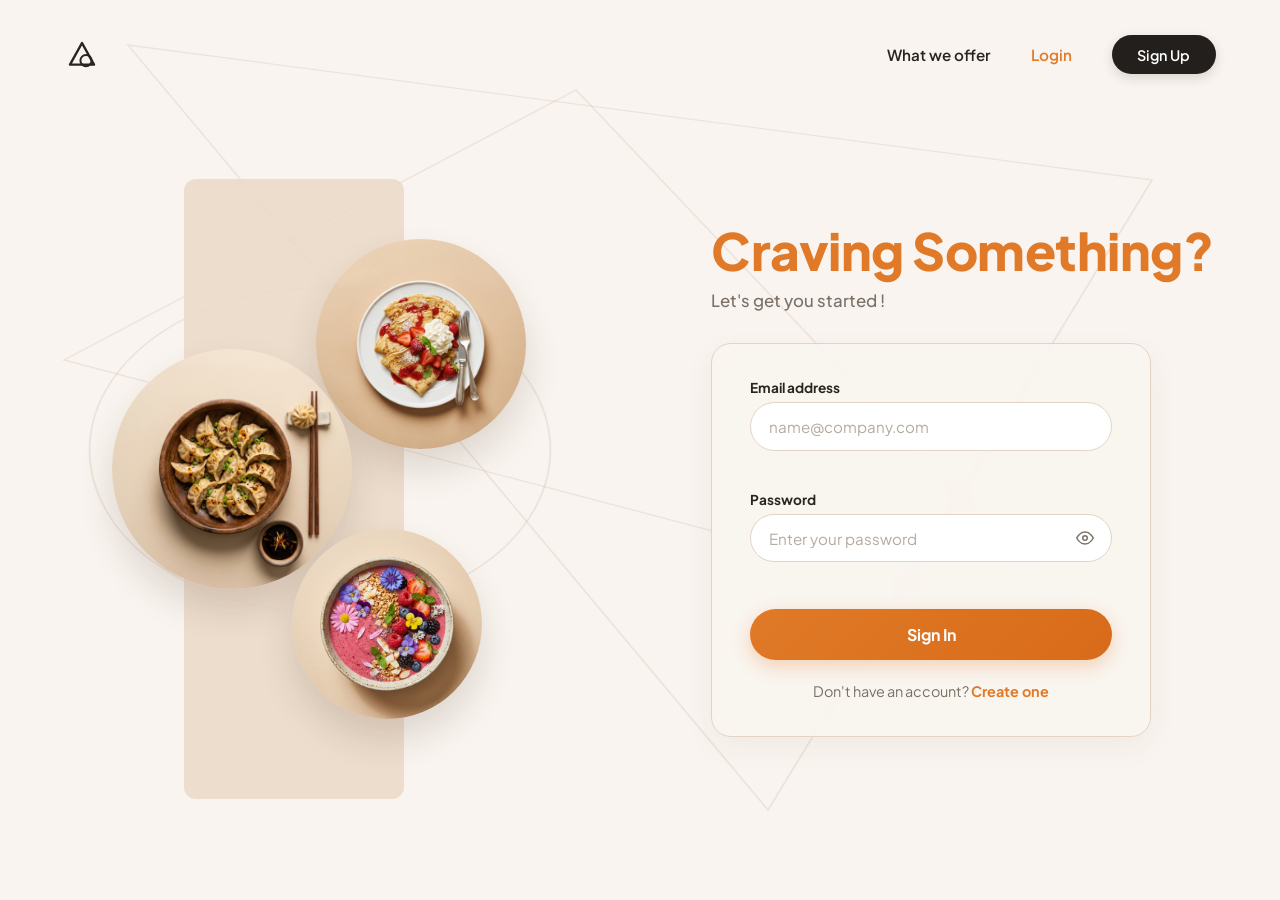
<file: templates/login.html>
<!DOCTYPE html>
<html lang="en">
<head>
    <meta charset="UTF-8">
    <meta name="viewport" content="width=device-width, initial-scale=1.0">
    <title>Login – Restros</title>
    <link href="https://fonts.googleapis.com/css2?family=Plus+Jakarta+Sans:wght@400;500;600;700;800&display=swap" rel="stylesheet">
    <link rel="stylesheet" href="/static/css/auth.css">
</head>
<body>

<div class="wrapper">

    <!-- Subtle Background Line Art -->
    <div class="bg-geo-lines">
        <svg viewBox="0 0 1000 1000" preserveAspectRatio="none">
            <polygon points="100,50 900,200 600,900" />
            <polygon points="50,400 450,100 850,700" />
            <circle cx="250" cy="500" r="180" />
        </svg>
    </div>

    <!-- Navigation Bar -->
    <header class="nav-header">
        <a href="/" class="brand-logo">
            <div class="logo-symbol">
                <svg viewBox="0 0 40 40" fill="none" xmlns="http://www.w3.org/2000/svg">
                    <path d="M20 5L35 32H5L20 5Z" stroke="#2A2421" stroke-width="3" stroke-linejoin="round"/>
                    <circle cx="25" cy="27" r="7" stroke="#2A2421" stroke-width="2.5" fill="none"/>
                </svg>
            </div>
        </a>
        <nav class="nav-right">
            <a href="/dashboard" class="nav-link">What we offer</a>
            <a href="/login" class="nav-link" style="color: var(--accent-orange);">Login</a>
            <a href="/register" class="nav-btn-signup">Sign Up</a>
        </nav>
    </header>

    <!-- Main Content Container -->
    <main class="main-container">

        <!-- Left: Floating Food Dishes Showcase -->
        <section class="food-showcase">
            <div class="vertical-tan-band"></div>

            <div class="dish-item dish-crepes" title="Sweet Strawberry Crepes">
                <img src="/static/img/crepes.png" alt="Crepes with strawberries">
            </div>

            <div class="dish-item dish-dumplings" title="Steamed Dim Sum Dumplings">
                <img src="/static/img/dumplings.png" alt="Dumplings in wooden bowl">
            </div>

            <div class="dish-item dish-dessert" title="Berry Smoothie Dessert Bowl">
                <img src="/static/img/dessert.png" alt="Berry smoothie dessert bowl">
            </div>
        </section>

        <!-- Right: Auth Form Section -->
        <section class="auth-content">
            <div class="hero-header">
                <h1 class="hero-title">Craving Something?</h1>
                <p class="hero-subtitle">Let's get you started !</p>
            </div>

            <div class="auth-card">
                <div class="alert-message" id="alert-box"></div>

                <form id="login-form" class="auth-form" novalidate>
                    <div class="form-group">
                        <label for="email">Email address</label>
                        <div class="input-container">
                            <input type="email" id="email" placeholder="name@company.com" autocomplete="email">
                        </div>
                        <span class="field-error-text" id="email-error"></span>
                    </div>

                    <div class="form-group">
                        <label for="password">Password</label>
                        <div class="input-container">
                            <input type="password" id="password" placeholder="Enter your password" autocomplete="current-password">
                            <button type="button" class="toggle-pwd-btn" id="toggle-pwd" aria-label="Toggle password visibility">
                                <svg id="eye-show" width="18" height="18" viewBox="0 0 24 24" fill="none" stroke="currentColor" stroke-width="2" stroke-linecap="round" stroke-linejoin="round">
                                    <path d="M1 12s4-8 11-8 11 8 11 8-4 8-11 8-11-8-11-8z"/><circle cx="12" cy="12" r="3"/>
                                </svg>
                                <svg id="eye-hide" width="18" height="18" viewBox="0 0 24 24" fill="none" stroke="currentColor" stroke-width="2" stroke-linecap="round" stroke-linejoin="round" style="display:none">
                                    <path d="M17.94 17.94A10.07 10.07 0 0 1 12 20c-7 0-11-8-11-8a18.45 18.45 0 0 1 5.06-5.94M9.9 4.24A9.12 9.12 0 0 1 12 4c7 0 11 8 11 8a18.5 18.5 0 0 1-2.16 3.19m-6.72-1.07a3 3 0 1 1-4.24-4.24"/><line x1="1" y1="1" x2="23" y2="23"/>
                                </svg>
                            </button>
                        </div>
                        <span class="field-error-text" id="pwd-error"></span>
                    </div>

                    <button type="submit" class="btn-submit" id="submit-btn">
                        <div class="loading-spinner" id="spinner"></div>
                        <span id="btn-text">Sign In</span>
                    </button>
                </form>

                <p class="auth-switch-text">Don't have an account? <a href="/register">Create one</a></p>
            </div>
        </section>

    </main>

</div>

<script>
const form     = document.getElementById('login-form');
const alertBox = document.getElementById('alert-box');
const submitBtn= document.getElementById('submit-btn');
const btnText  = document.getElementById('btn-text');
const spinner  = document.getElementById('spinner');
const togglePwd= document.getElementById('toggle-pwd');
const pwdInput = document.getElementById('password');

togglePwd.addEventListener('click', () => {
    const isPwd = pwdInput.type === 'password';
    pwdInput.type = isPwd ? 'text' : 'password';
    document.getElementById('eye-show').style.display = isPwd ? 'none' : 'block';
    document.getElementById('eye-hide').style.display = isPwd ? 'block' : 'none';
});

function showAlert(msg, type) {
    alertBox.textContent = msg;
    alertBox.className = 'alert-message ' + (type === 'success' ? 'success' : 'error');
}

function setLoading(loading) {
    submitBtn.disabled = loading;
    btnText.textContent = loading ? 'Signing in…' : 'Sign In';
    spinner.style.display = loading ? 'block' : 'none';
}

form.addEventListener('submit', async (e) => {
    e.preventDefault();
    alertBox.className = 'alert-message';
    document.querySelectorAll('input').forEach(i => i.classList.remove('is-invalid'));
    document.querySelectorAll('.field-error-text').forEach(s => s.textContent = '');

    const email = document.getElementById('email').value.trim();
    const password = pwdInput.value;
    let isValid = true;

    if (!email) {
        document.getElementById('email-error').textContent = 'Enter a valid email address.';
        document.getElementById('email').classList.add('is-invalid');
        isValid = false;
    }
    if (!password) {
        document.getElementById('pwd-error').textContent = 'Password is required.';
        pwdInput.classList.add('is-invalid');
        isValid = false;
    }

    if (!isValid) return;

    setLoading(true);
    try {
        const res = await fetch('/api/v1/auth/login', {
            method: 'POST',
            headers: { 'Content-Type': 'application/json' },
            body: JSON.stringify({ email, password }),
        });
        const data = await res.json();
        if (!res.ok) throw new Error(data.detail || 'Invalid login credentials');
        
        if (data.access_token) {
            localStorage.setItem('access_token', data.access_token);
            localStorage.setItem('user', JSON.stringify(data.user));
        }

        showAlert('Welcome back, ' + data.user.full_name + '! Redirecting…', 'success');
        setTimeout(() => window.location.href = '/dashboard', 1200);
    } catch (err) {
        showAlert(err.message, 'error');
    } finally {
        setLoading(false);
    }
});
</script>
</body>
</html>
</file>
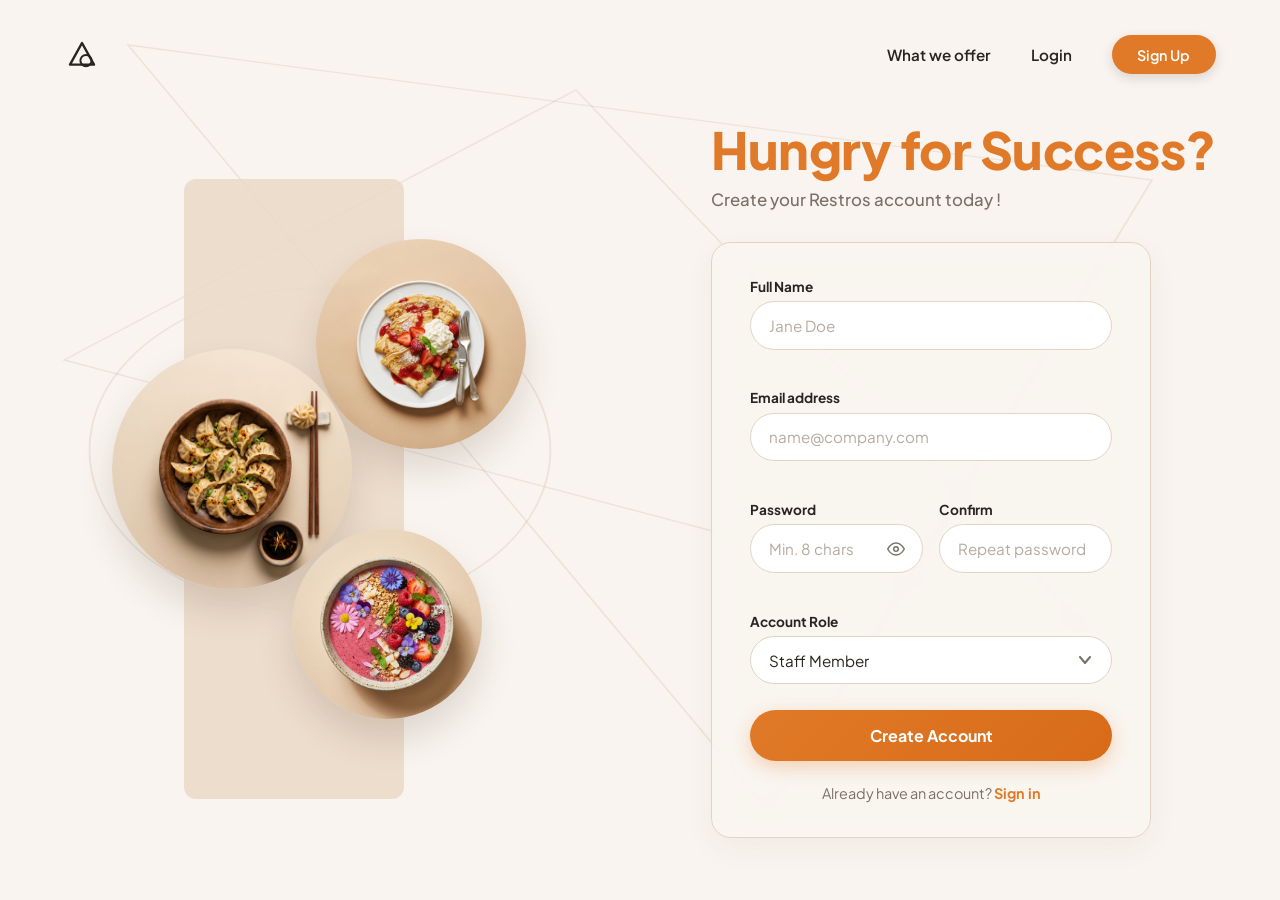
<file: templates/register.html>
<!DOCTYPE html>
<html lang="en">
<head>
    <meta charset="UTF-8">
    <meta name="viewport" content="width=device-width, initial-scale=1.0">
    <title>Register – Restros</title>
    <link href="https://fonts.googleapis.com/css2?family=Plus+Jakarta+Sans:wght@400;500;600;700;800&display=swap" rel="stylesheet">
    <link rel="stylesheet" href="/static/css/auth.css">
</head>
<body>

<div class="wrapper">

    <!-- Subtle Background Line Art -->
    <div class="bg-geo-lines">
        <svg viewBox="0 0 1000 1000" preserveAspectRatio="none">
            <polygon points="100,50 900,200 600,900" />
            <polygon points="50,400 450,100 850,700" />
            <circle cx="250" cy="500" r="180" />
        </svg>
    </div>

    <!-- Navigation Bar -->
    <header class="nav-header">
        <a href="/" class="brand-logo">
            <div class="logo-symbol">
                <svg viewBox="0 0 40 40" fill="none" xmlns="http://www.w3.org/2000/svg">
                    <path d="M20 5L35 32H5L20 5Z" stroke="#2A2421" stroke-width="3" stroke-linejoin="round"/>
                    <circle cx="25" cy="27" r="7" stroke="#2A2421" stroke-width="2.5" fill="none"/>
                </svg>
            </div>
        </a>
        <nav class="nav-right">
            <a href="/dashboard" class="nav-link">What we offer</a>
            <a href="/login" class="nav-link">Login</a>
            <a href="/register" class="nav-btn-signup" style="background-color: var(--accent-orange);">Sign Up</a>
        </nav>
    </header>

    <!-- Main Content Container -->
    <main class="main-container">

        <!-- Left: Floating Food Dishes Showcase -->
        <section class="food-showcase">
            <div class="vertical-tan-band"></div>

            <div class="dish-item dish-crepes" title="Sweet Strawberry Crepes">
                <img src="/static/img/crepes.png" alt="Crepes with strawberries">
            </div>

            <div class="dish-item dish-dumplings" title="Steamed Dim Sum Dumplings">
                <img src="/static/img/dumplings.png" alt="Dumplings in wooden bowl">
            </div>

            <div class="dish-item dish-dessert" title="Berry Smoothie Dessert Bowl">
                <img src="/static/img/dessert.png" alt="Berry smoothie dessert bowl">
            </div>
        </section>

        <!-- Right: Auth Form Section -->
        <section class="auth-content">
            <div class="hero-header">
                <h1 class="hero-title">Hungry for Success?</h1>
                <p class="hero-subtitle">Create your Restros account today !</p>
            </div>

            <div class="auth-card">
                <div class="alert-message" id="alert-box"></div>

                <form id="reg-form" class="auth-form" novalidate>
                    <div class="form-group">
                        <label for="full_name">Full Name</label>
                        <div class="input-container">
                            <input type="text" id="full_name" placeholder="Jane Doe" autocomplete="name">
                        </div>
                        <span class="field-error-text" id="name-error"></span>
                    </div>

                    <div class="form-group">
                        <label for="email">Email address</label>
                        <div class="input-container">
                            <input type="email" id="email" placeholder="name@company.com" autocomplete="email">
                        </div>
                        <span class="field-error-text" id="email-error"></span>
                    </div>

                    <div class="form-row-2">
                        <div class="form-group">
                            <label for="password">Password</label>
                            <div class="input-container">
                                <input type="password" id="password" placeholder="Min. 8 chars" autocomplete="new-password">
                                <button type="button" class="toggle-pwd-btn" id="toggle-pwd" aria-label="Toggle password visibility">
                                    <svg id="eye-show" width="18" height="18" viewBox="0 0 24 24" fill="none" stroke="currentColor" stroke-width="2" stroke-linecap="round" stroke-linejoin="round">
                                        <path d="M1 12s4-8 11-8 11 8 11 8-4 8-11 8-11-8-11-8z"/><circle cx="12" cy="12" r="3"/>
                                    </svg>
                                    <svg id="eye-hide" width="18" height="18" viewBox="0 0 24 24" fill="none" stroke="currentColor" stroke-width="2" stroke-linecap="round" stroke-linejoin="round" style="display:none">
                                        <path d="M17.94 17.94A10.07 10.07 0 0 1 12 20c-7 0-11-8-11-8a18.45 18.45 0 0 1 5.06-5.94M9.9 4.24A9.12 9.12 0 0 1 12 4c7 0 11 8 11 8a18.5 18.5 0 0 1-2.16 3.19m-6.72-1.07a3 3 0 1 1-4.24-4.24"/><line x1="1" y1="1" x2="23" y2="23"/>
                                    </svg>
                                </button>
                            </div>
                            <span class="field-error-text" id="pwd-error"></span>
                        </div>

                        <div class="form-group">
                            <label for="confirm">Confirm</label>
                            <div class="input-container">
                                <input type="password" id="confirm" placeholder="Repeat password" autocomplete="new-password">
                            </div>
                            <span class="field-error-text" id="confirm-error"></span>
                        </div>
                    </div>

                    <!-- Password strength bar -->
                    <div class="strength-container" id="strength-container">
                        <div class="strength-track"><div class="strength-fill" id="strength-fill"></div></div>
                        <span class="strength-text" id="strength-text"></span>
                    </div>

                    <div class="form-group">
                        <label for="role">Account Role</label>
                        <div class="input-container">
                            <select id="role">
                                <option value="staff">Staff Member</option>
                                <option value="manager">Restaurant Manager</option>
                                <option value="admin">Administrator</option>
                            </select>
                        </div>
                    </div>

                    <button type="submit" class="btn-submit" id="submit-btn">
                        <div class="loading-spinner" id="spinner"></div>
                        <span id="btn-text">Create Account</span>
                    </button>
                </form>

                <p class="auth-switch-text">Already have an account? <a href="/login">Sign in</a></p>
            </div>
        </section>

    </main>

</div>

<script>
const form         = document.getElementById('reg-form');
const alertBox     = document.getElementById('alert-box');
const submitBtn    = document.getElementById('submit-btn');
const btnText      = document.getElementById('btn-text');
const spinner      = document.getElementById('spinner');
const togglePwd    = document.getElementById('toggle-pwd');
const pwdInput     = document.getElementById('password');
const strengthBox  = document.getElementById('strength-container');
const strengthFill = document.getElementById('strength-fill');
const strengthText = document.getElementById('strength-text');

togglePwd.addEventListener('click', () => {
    const isPwd = pwdInput.type === 'password';
    pwdInput.type = isPwd ? 'text' : 'password';
    document.getElementById('eye-show').style.display = isPwd ? 'none' : 'block';
    document.getElementById('eye-hide').style.display = isPwd ? 'block' : 'none';
});

pwdInput.addEventListener('input', () => {
    const val = pwdInput.value;
    if (!val) { strengthBox.style.display = 'none'; return; }
    strengthBox.style.display = 'flex';

    let score = 0;
    if (val.length >= 8)           score++;
    if (/[A-Z]/.test(val))         score++;
    if (/[0-9]/.test(val))         score++;
    if (/[^A-Za-z0-9]/.test(val))  score++;

    const labels = ['Weak', 'Fair', 'Good', 'Strong'];
    const colors = ['#E53935', '#F57C00', '#29B6F6', '#2E7D32'];

    strengthFill.style.width = ((score / 4) * 100) + '%';
    strengthFill.style.backgroundColor = colors[score - 1] || '#E53935';
    strengthText.textContent = labels[score - 1] || 'Too short';
    strengthText.style.color = colors[score - 1] || '#E53935';
});

function showAlert(msg, type) {
    alertBox.textContent = msg;
    alertBox.className = 'alert-message ' + (type === 'success' ? 'success' : 'error');
}

function setLoading(loading) {
    submitBtn.disabled = loading;
    btnText.textContent = loading ? 'Creating account…' : 'Create Account';
    spinner.style.display = loading ? 'block' : 'none';
}

form.addEventListener('submit', async (e) => {
    e.preventDefault();
    alertBox.className = 'alert-message';
    document.querySelectorAll('input').forEach(i => i.classList.remove('is-invalid'));
    document.querySelectorAll('.field-error-text').forEach(s => s.textContent = '');

    const name     = document.getElementById('full_name').value.trim();
    const email    = document.getElementById('email').value.trim();
    const password = pwdInput.value;
    const confirm  = document.getElementById('confirm').value;
    const role     = document.getElementById('role').value;
    let isValid    = true;

    if (!name) {
        document.getElementById('name-error').textContent = 'Full name is required.';
        document.getElementById('full_name').classList.add('is-invalid');
        isValid = false;
    }
    if (!email) {
        document.getElementById('email-error').textContent = 'Enter a valid email address.';
        document.getElementById('email').classList.add('is-invalid');
        isValid = false;
    }
    if (password.length < 8) {
        document.getElementById('pwd-error').textContent = 'Minimum 8 characters.';
        pwdInput.classList.add('is-invalid');
        isValid = false;
    }
    if (password !== confirm) {
        document.getElementById('confirm-error').textContent = 'Passwords do not match.';
        document.getElementById('confirm').classList.add('is-invalid');
        isValid = false;
    }

    if (!isValid) return;

    setLoading(true);
    try {
        const res = await fetch('/api/v1/auth/register', {
            method: 'POST',
            headers: { 'Content-Type': 'application/json' },
            body: JSON.stringify({ email, full_name: name, password, role }),
        });
        const data = await res.json();
        if (!res.ok) throw new Error(data.detail || 'Registration failed');
        
        if (data.access_token) {
            localStorage.setItem('access_token', data.access_token);
            localStorage.setItem('user', JSON.stringify(data.user));
        }

        showAlert('Account created! Welcome, ' + (data.user ? data.user.full_name : name) + '. Redirecting to login…', 'success');
        setTimeout(() => window.location.href = '/login', 1500);
    } catch (err) {
        showAlert(err.message, 'error');
    } finally {
        setLoading(false);
    }
});
</script>
</body>
</html>
</file>
<file: static/css/auth.css>
/* ═══════════════════════════════════════════════════════════
   auth.css  – Warm Cream Food & Restaurant Theme
   ═══════════════════════════════════════════════════════════ */

@import url('https://fonts.googleapis.com/css2?family=Plus+Jakarta+Sans:wght@400;500;600;700;800&display=swap');

*, *::before, *::after {
    margin: 0;
    padding: 0;
    box-sizing: border-box;
}

:root {
    --bg-cream: #F9F4EF;
    --bg-band: #EBDAC8;
    --bg-card: #FAF6F0;
    --text-main: #2A2421;
    --text-muted: #7A7067;
    --accent-orange: #E07A28;
    --accent-orange-hover: #C96618;
    --accent-dark: #231F1D;
    --border-warm: #E2D3C4;
    --border-active: #E07A28;
    --error: #E53935;
    --success: #2E7D32;
    --shadow-dish: 0 20px 35px rgba(65, 45, 30, 0.15);
}

html, body {
    height: 100%;
    font-family: 'Plus Jakarta Sans', system-ui, -apple-system, sans-serif;
    background-color: var(--bg-cream);
    color: var(--text-main);
    overflow-x: hidden;
}

.wrapper {
    min-height: 100vh;
    display: flex;
    flex-direction: column;
    position: relative;
    background: var(--bg-cream);
}

/* ── Geometric background lines ── */
.bg-geo-lines {
    position: absolute;
    inset: 0;
    pointer-events: none;
    z-index: 0;
    overflow: hidden;
}

.bg-geo-lines svg {
    width: 100%;
    height: 100%;
    stroke: rgba(180, 150, 120, 0.18);
    stroke-width: 1.5;
    fill: none;
}

/* ── Top Navigation Bar ── */
.nav-header {
    position: relative;
    z-index: 10;
    display: flex;
    justify-content: space-between;
    align-items: center;
    padding: 2.2rem 4rem 1rem 4rem;
}

.brand-logo {
    display: flex;
    align-items: center;
    gap: 0.5rem;
    text-decoration: none;
    color: var(--text-main);
}

.logo-symbol {
    width: 36px;
    height: 36px;
    display: flex;
    align-items: center;
    justify-content: center;
}

.logo-symbol svg {
    width: 32px;
    height: 32px;
}

.nav-right {
    display: flex;
    align-items: center;
    gap: 2.5rem;
}

.nav-link {
    text-decoration: none;
    color: var(--text-main);
    font-weight: 600;
    font-size: 0.95rem;
    transition: color 0.2s;
}

.nav-link:hover {
    color: var(--accent-orange);
}

.nav-btn-signup, .nav-btn-login {
    background-color: var(--accent-dark);
    color: #FFFFFF !important;
    padding: 0.65rem 1.6rem;
    border-radius: 50px;
    font-weight: 600;
    font-size: 0.9rem;
    text-decoration: none;
    transition: background-color 0.2s, transform 0.15s;
    box-shadow: 0 4px 12px rgba(35, 31, 29, 0.15);
}

.nav-btn-signup:hover, .nav-btn-login:hover {
    background-color: var(--accent-orange);
    transform: translateY(-1px);
}

/* ── Main Layout (Split View) ── */
.main-container {
    position: relative;
    z-index: 5;
    flex: 1;
    display: flex;
    align-items: center;
    max-width: 1400px;
    margin: 0 auto;
    width: 100%;
    padding: 1rem 4rem 3rem 4rem;
}

/* ── Left Side: Food Dishes Showcase ── */
.food-showcase {
    flex: 0 0 52%;
    position: relative;
    height: 520px;
    display: flex;
    align-items: center;
    justify-content: center;
}

/* Vertical tan background band */
.vertical-tan-band {
    position: absolute;
    top: -40px;
    bottom: -60px;
    left: 20%;
    width: 220px;
    background-color: var(--bg-band);
    border-radius: 12px;
    z-index: 1;
    opacity: 0.85;
}

/* Floating dish positions */
.dish-item {
    position: absolute;
    z-index: 2;
    border-radius: 50%;
    transition: transform 0.4s ease, box-shadow 0.4s ease;
}

.dish-item:hover {
    transform: scale(1.04) translateY(-4px);
}

.dish-item img {
    width: 100%;
    height: 100%;
    object-fit: cover;
    border-radius: 50%;
    box-shadow: var(--shadow-dish);
}

/* Dish 1: Crepes (Top Right) */
.dish-crepes {
    top: 20px;
    left: 42%;
    width: 210px;
    height: 210px;
}

/* Dish 2: Dumplings (Middle Left) */
.dish-dumplings {
    top: 130px;
    left: 8%;
    width: 240px;
    height: 240px;
}

/* Dish 3: Smoothie Dessert (Bottom Right) */
.dish-dessert {
    bottom: 20px;
    left: 38%;
    width: 190px;
    height: 190px;
}

/* ── Right Side: Content / Form Area ── */
.auth-content {
    flex: 1;
    padding-left: 3rem;
}

.hero-header {
    margin-bottom: 2rem;
}

.hero-title {
    font-size: clamp(2.4rem, 4vw, 3.4rem);
    font-weight: 800;
    color: var(--accent-orange);
    line-height: 1.15;
    letter-spacing: -0.5px;
    margin-bottom: 0.6rem;
}

.hero-subtitle {
    font-size: 1.05rem;
    color: var(--text-muted);
    font-weight: 500;
}

/* ── Auth Card & Form ── */
.auth-card {
    background-color: rgba(250, 246, 240, 0.7);
    backdrop-filter: blur(8px);
    border: 1px solid var(--border-warm);
    border-radius: 20px;
    padding: 2.2rem 2.4rem;
    max-width: 440px;
    box-shadow: 0 10px 30px rgba(70, 50, 35, 0.05);
}

.alert-message {
    padding: 0.8rem 1rem;
    border-radius: 10px;
    font-size: 0.9rem;
    font-weight: 600;
    margin-bottom: 1.2rem;
    display: none;
}

.alert-message.error {
    display: block;
    background-color: rgba(229, 57, 53, 0.1);
    color: var(--error);
    border: 1px solid rgba(229, 57, 53, 0.3);
}

.alert-message.success {
    display: block;
    background-color: rgba(46, 125, 50, 0.1);
    color: var(--success);
    border: 1px solid rgba(46, 125, 50, 0.3);
}

.auth-form {
    display: flex;
    flex-direction: column;
    gap: 1.2rem;
}

.form-row-2 {
    display: grid;
    grid-template-columns: 1fr 1fr;
    gap: 1rem;
}

.form-group {
    display: flex;
    flex-direction: column;
    gap: 0.4rem;
}

.form-group label {
    font-size: 0.85rem;
    font-weight: 700;
    color: var(--text-main);
}

.input-container {
    position: relative;
    display: flex;
    align-items: center;
}

.input-container input, .input-container select {
    width: 100%;
    padding: 0.85rem 1.1rem;
    background: #FFFFFF;
    border: 1.5px solid var(--border-warm);
    border-radius: 50px;
    font-family: inherit;
    font-size: 0.95rem;
    color: var(--text-main);
    outline: none;
    transition: border-color 0.2s, box-shadow 0.2s;
}

.input-container select {
    appearance: none;
    -webkit-appearance: none;
    cursor: pointer;
    background-image: url("data:image/svg+xml,%3Csvg width='12' height='8' viewBox='0 0 12 8' fill='none' xmlns='http://www.w3.org/2000/svg'%3E%3Cpath d='M1 1L6 7L11 1' stroke='%237A7067' stroke-width='2' stroke-linecap='round' stroke-linejoin='round'/%3E%3C/svg%3E");
    background-repeat: no-repeat;
    background-position: right 1.2rem center;
    padding-right: 2.8rem;
}

.input-container input::placeholder {
    color: #B5ABA0;
}

.input-container input:focus, .input-container select:focus {
    border-color: var(--accent-orange);
    box-shadow: 0 0 0 3px rgba(224, 122, 40, 0.15);
}

.input-container input.is-invalid {
    border-color: var(--error);
}

.toggle-pwd-btn {
    position: absolute;
    right: 1.1rem;
    background: none;
    border: none;
    color: var(--text-muted);
    cursor: pointer;
    display: flex;
    align-items: center;
}

.toggle-pwd-btn:hover {
    color: var(--accent-orange);
}

.field-error-text {
    font-size: 0.78rem;
    color: var(--error);
    font-weight: 500;
    padding-left: 0.5rem;
    min-height: 0.9rem;
}

/* Password Strength Indicator */
.strength-container {
    display: none;
    align-items: center;
    gap: 0.8rem;
    margin-top: -0.3rem;
    padding: 0 0.5rem;
}

.strength-track {
    flex: 1;
    height: 4px;
    background: #E5DACD;
    border-radius: 10px;
    overflow: hidden;
}

.strength-fill {
    height: 100%;
    width: 0;
    border-radius: 10px;
    transition: width 0.3s ease, background-color 0.3s ease;
}

.strength-text {
    font-size: 0.75rem;
    font-weight: 700;
}

/* ── Primary Action Button ── */
.btn-submit {
    width: 100%;
    padding: 0.95rem 1.8rem;
    background: linear-gradient(135deg, #E07A28 0%, #D86B19 100%);
    color: #FFFFFF;
    border: none;
    border-radius: 50px;
    font-family: inherit;
    font-size: 1rem;
    font-weight: 700;
    cursor: pointer;
    box-shadow: 0 6px 18px rgba(224, 122, 40, 0.3);
    transition: transform 0.15s, box-shadow 0.2s, background 0.2s;
    display: flex;
    align-items: center;
    justify-content: center;
    gap: 0.6rem;
    margin-top: 0.4rem;
}

.btn-submit:hover:not(:disabled) {
    background: linear-gradient(135deg, #D86B19 0%, #C95C0E 100%);
    transform: translateY(-2px);
    box-shadow: 0 8px 24px rgba(224, 122, 40, 0.4);
}

.btn-submit:active:not(:disabled) {
    transform: translateY(0);
}

.btn-submit:disabled {
    opacity: 0.65;
    cursor: not-allowed;
}

.loading-spinner {
    display: none;
    width: 18px;
    height: 18px;
    border: 2px solid rgba(255, 255, 255, 0.3);
    border-top-color: #FFFFFF;
    border-radius: 50%;
    animation: spin 0.6s linear infinite;
}

@keyframes spin {
    to { transform: rotate(360deg); }
}

.auth-switch-text {
    text-align: center;
    margin-top: 1.4rem;
    font-size: 0.9rem;
    color: var(--text-muted);
}

.auth-switch-text a {
    color: var(--accent-orange);
    font-weight: 700;
    text-decoration: none;
    transition: color 0.2s;
}

.auth-switch-text a:hover {
    color: var(--accent-dark);
    text-decoration: underline;
}

/* ── Responsive Design ── */
@media (max-width: 992px) {
    .nav-header {
        padding: 1.5rem 2rem;
    }
    .main-container {
        flex-direction: column;
        padding: 1rem 2rem 3rem 2rem;
    }
    .food-showcase {
        flex: none;
        width: 100%;
        height: 380px;
        margin-bottom: 2rem;
    }
    .vertical-tan-band {
        left: 50%;
        transform: translateX(-50%);
        width: 280px;
        top: -10px;
        bottom: -10px;
    }
    .dish-crepes { top: 10px; left: 55%; width: 160px; height: 160px; }
    .dish-dumplings { top: 90px; left: 15%; width: 180px; height: 180px; }
    .dish-dessert { bottom: 10px; left: 50%; width: 140px; height: 140px; }
    .auth-content {
        padding-left: 0;
        width: 100%;
        display: flex;
        flex-direction: column;
        align-items: center;
        text-align: center;
    }
    .auth-card {
        width: 100%;
        text-align: left;
    }
}
</file>
